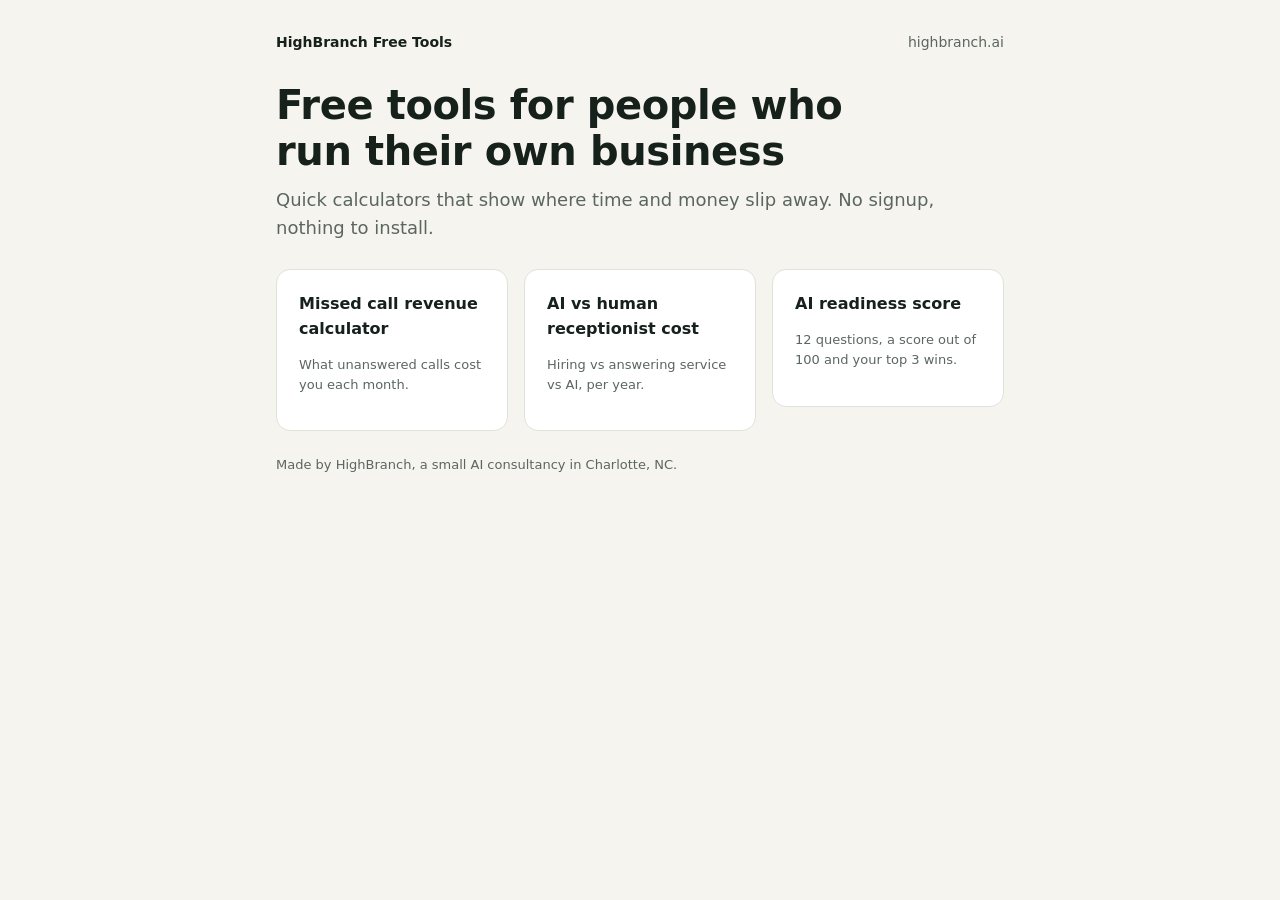
<file: index.html>
<!doctype html>
<html lang="en"><head><meta charset="utf-8"><meta name="viewport" content="width=device-width,initial-scale=1">
<title>Free AI Tools for Small Business Owners | HighBranch</title>
<meta name="description" content="Free calculators and a 2-minute AI readiness quiz for small business owners. No signup.">
<link rel="stylesheet" href="style.css"></head>
<body><div class="wrap">
<header class="top"><span class="brand">HighBranch Free Tools</span><a href="https://highbranch.ai">highbranch.ai</a></header>
<h1>Free tools for people who run their own business</h1>
<p class="lede">Quick calculators that show where time and money slip away. No signup, nothing to install.</p>
<div class="grid">
<a class="toolcard" href="missed-call-calculator.html"><div class="card"><strong>Missed call revenue calculator</strong><p class="hint">What unanswered calls cost you each month.</p></div></a>
<a class="toolcard" href="receptionist-cost.html"><div class="card"><strong>AI vs human receptionist cost</strong><p class="hint">Hiring vs answering service vs AI, per year.</p></div></a>
<a class="toolcard" href="ai-readiness.html"><div class="card"><strong>AI readiness score</strong><p class="hint">12 questions, a score out of 100 and your top 3 wins.</p></div></a>
</div>
<p class="fine">Made by HighBranch, a small AI consultancy in Charlotte, NC.</p>
</div></body></html>
</file>
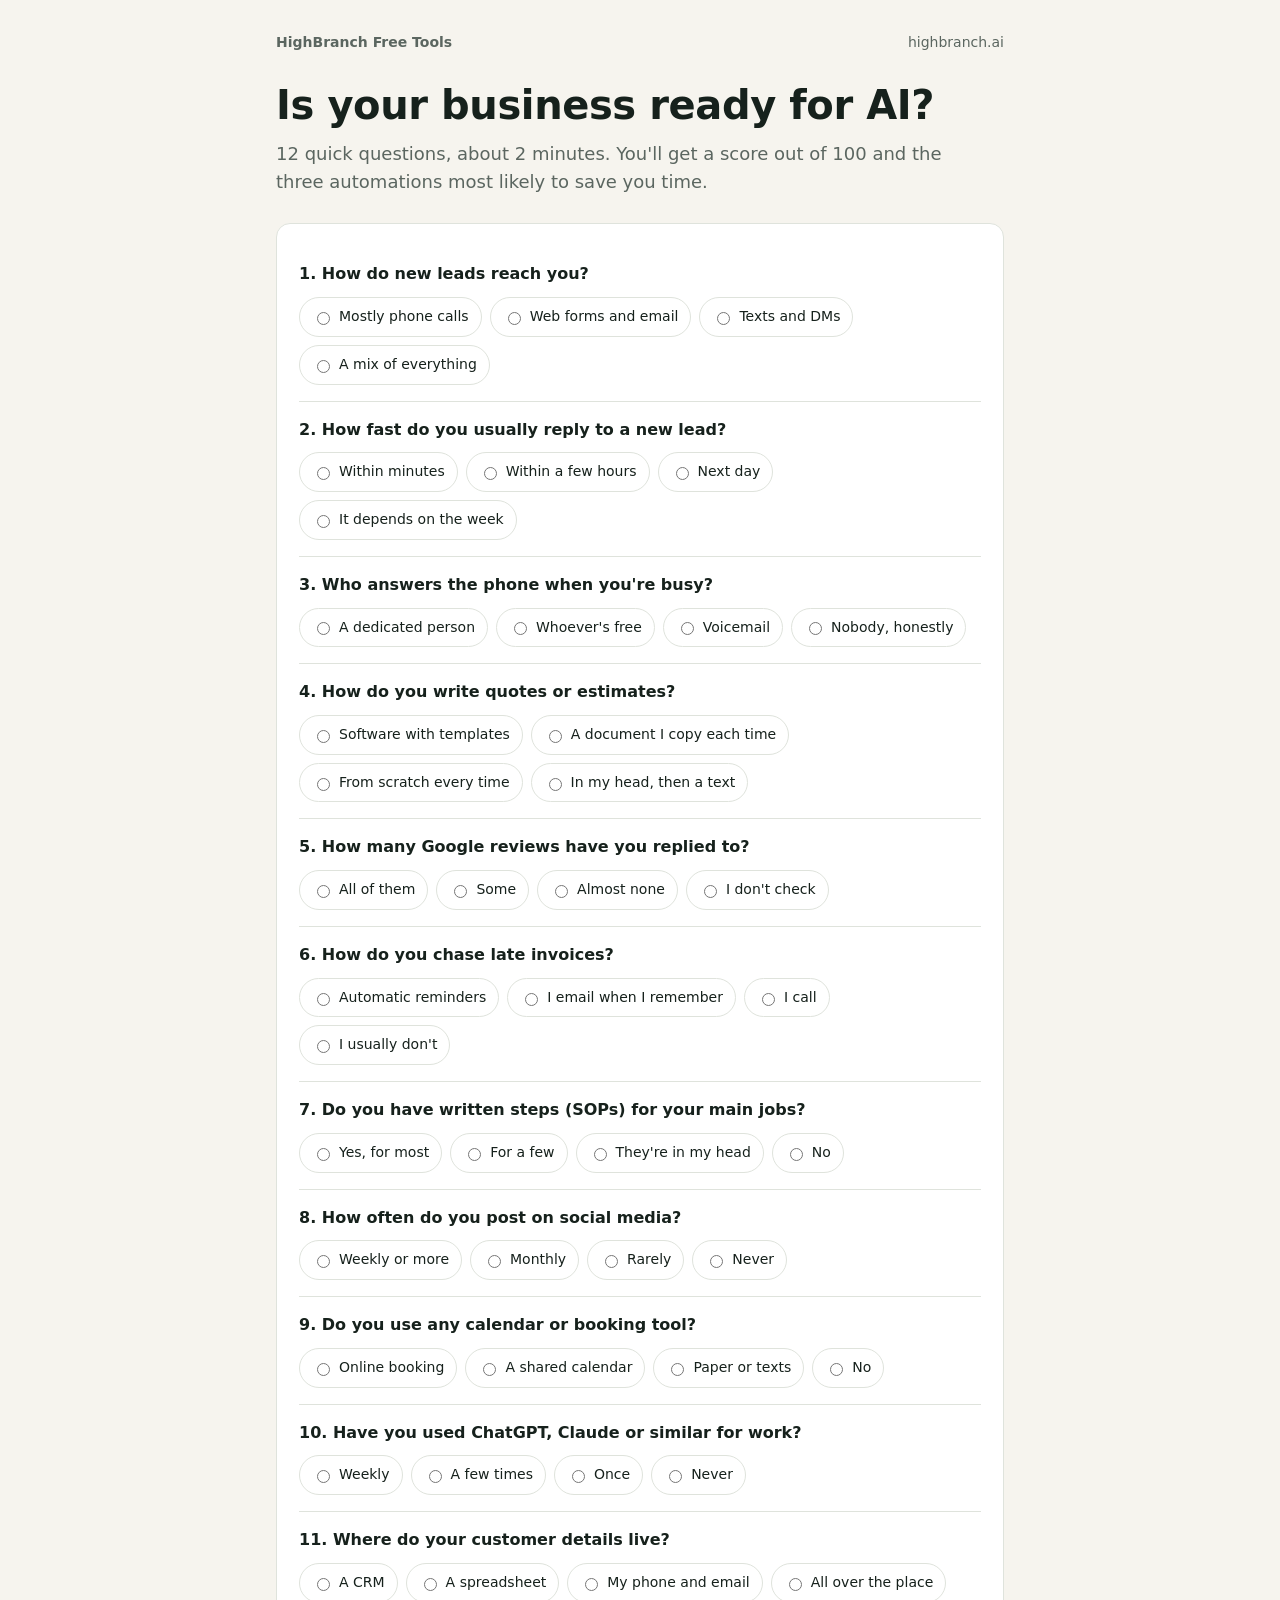
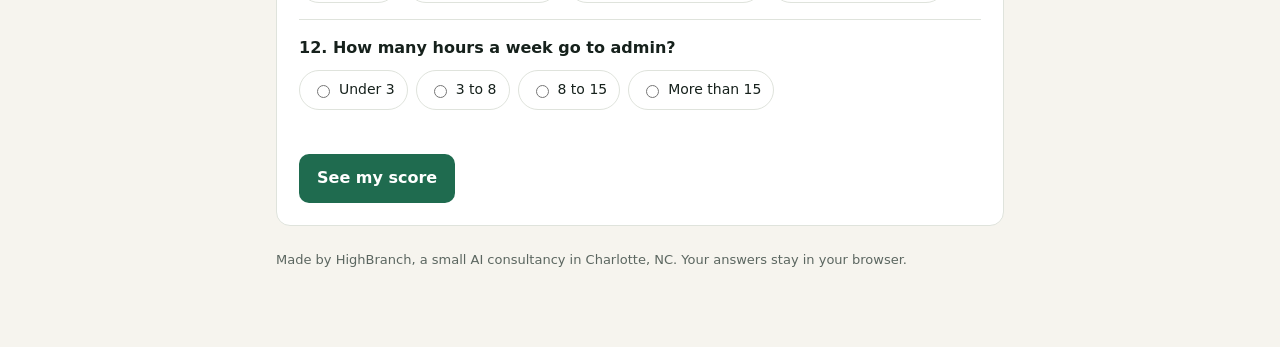
<file: ai-readiness.html>
<!doctype html>
<html lang="en"><head><meta charset="utf-8"><meta name="viewport" content="width=device-width,initial-scale=1">
<title>AI Readiness Assessment for Small Businesses (Free, 2 Minutes) | HighBranch</title>
<meta name="description" content="Free 12-question AI readiness assessment for small businesses. Get a score out of 100 and the top 3 things AI could take off your plate.">
<link rel="stylesheet" href="style.css"></head>
<body><div class="wrap">
<header class="top"><a class="brand" href="./">HighBranch Free Tools</a><a href="https://highbranch.ai">highbranch.ai</a></header>
<h1>Is your business ready for AI?</h1>
<p class="lede">12 quick questions, about 2 minutes. You'll get a score out of 100 and the three automations most likely to save you time.</p>
<form class="card" id="quiz"></form>
<div class="card" id="out" hidden style="margin-top:16px">
<div class="result"><div class="stat"><div class="k">Your AI readiness</div><div class="v" id="score">0</div></div></div>
<p id="verdict" style="font-weight:600;margin:18px 0 6px"></p>
<p class="hint">Start with these three:</p><ul class="tools" id="picks"></ul>
<div class="cta"><a class="btn" href="https://highbranch.ai">Get a free 20-minute AI audit</a><a class="btn ghost" href="https://giraffinity7.gumroad.com/l/owners-ai-kit?utm_source=readiness-tool">40 copy-paste prompts for owners</a></div>
</div>
<p class="fine">Made by HighBranch, a small AI consultancy in Charlotte, NC. Your answers stay in your browser.</p>
</div>
<script>
const Q=[
["How do new leads reach you?",["Mostly phone calls","Web forms and email","Texts and DMs","A mix of everything"],"leads"],
["How fast do you usually reply to a new lead?",["Within minutes","Within a few hours","Next day","It depends on the week"],"leads"],
["Who answers the phone when you're busy?",["A dedicated person","Whoever's free","Voicemail","Nobody, honestly"],"phone"],
["How do you write quotes or estimates?",["Software with templates","A document I copy each time","From scratch every time","In my head, then a text"],"quotes"],
["How many Google reviews have you replied to?",["All of them","Some","Almost none","I don't check"],"reviews"],
["How do you chase late invoices?",["Automatic reminders","I email when I remember","I call","I usually don't"],"money"],
["Do you have written steps (SOPs) for your main jobs?",["Yes, for most","For a few","They're in my head","No"],"ops"],
["How often do you post on social media?",["Weekly or more","Monthly","Rarely","Never"],"marketing"],
["Do you use any calendar or booking tool?",["Online booking","A shared calendar","Paper or texts","No"],"phone"],
["Have you used ChatGPT, Claude or similar for work?",["Weekly","A few times","Once","Never"],"skill"],
["Where do your customer details live?",["A CRM","A spreadsheet","My phone and email","All over the place"],"ops"],
["How many hours a week go to admin?",["Under 3","3 to 8","8 to 15","More than 15"],"time"]];
const PICKS={leads:"Instant replies to new leads (text back within a minute)",phone:"An AI receptionist for after-hours and overflow calls",quotes:"Quotes drafted from a job description in minutes",reviews:"Review replies written in your voice",money:"Automatic, polite invoice reminders",ops:"SOPs turned out of voice notes",marketing:"A month of posts drafted in one sitting",skill:"A 1-hour starter session with the 5 prompts that matter most",time:"An hour audit to find your biggest time sinks"};
const f=document.getElementById('quiz');
f.innerHTML=Q.map((q,i)=>`<div class="q"><p>${i+1}. ${q[0]}</p><div class="opts">${q[1].map((o,j)=>`<label><input type="radio" name="q${i}" value="${j}" required>${o}</label>`).join('')}</div></div>`).join('')+'<div class="cta"><button class="btn" type="submit" style="border:0;cursor:pointer;font:inherit;font-weight:700">See my score</button></div>';
f.addEventListener('submit',e=>{e.preventDefault();let pts=0;const gap={};
Q.forEach((q,i)=>{const v=+(new FormData(f).get('q'+i));pts+=(3-v);gap[q[2]]=(gap[q[2]]||0)+v;});
// readiness = how much AI could help: more manual answers -> higher opportunity; score shows readiness of systems
const score=Math.round(pts/(Q.length*3)*100);
document.getElementById('score').textContent=score+"/100";
document.getElementById('verdict').textContent=score>=70?"You're set up well. AI can sharpen what you already do.":score>=40?"Good bones. A few automations would free up real hours.":"Lots of manual work, which means lots of easy wins.";
const top=Object.entries(gap).sort((a,b)=>b[1]-a[1]).slice(0,3).map(([k])=>PICKS[k]);
document.getElementById('picks').innerHTML=top.map(t=>`<li>${t}</li>`).join('');
const o=document.getElementById('out');o.hidden=false;o.scrollIntoView({behavior:'smooth'});});
</script></body></html>
</file>
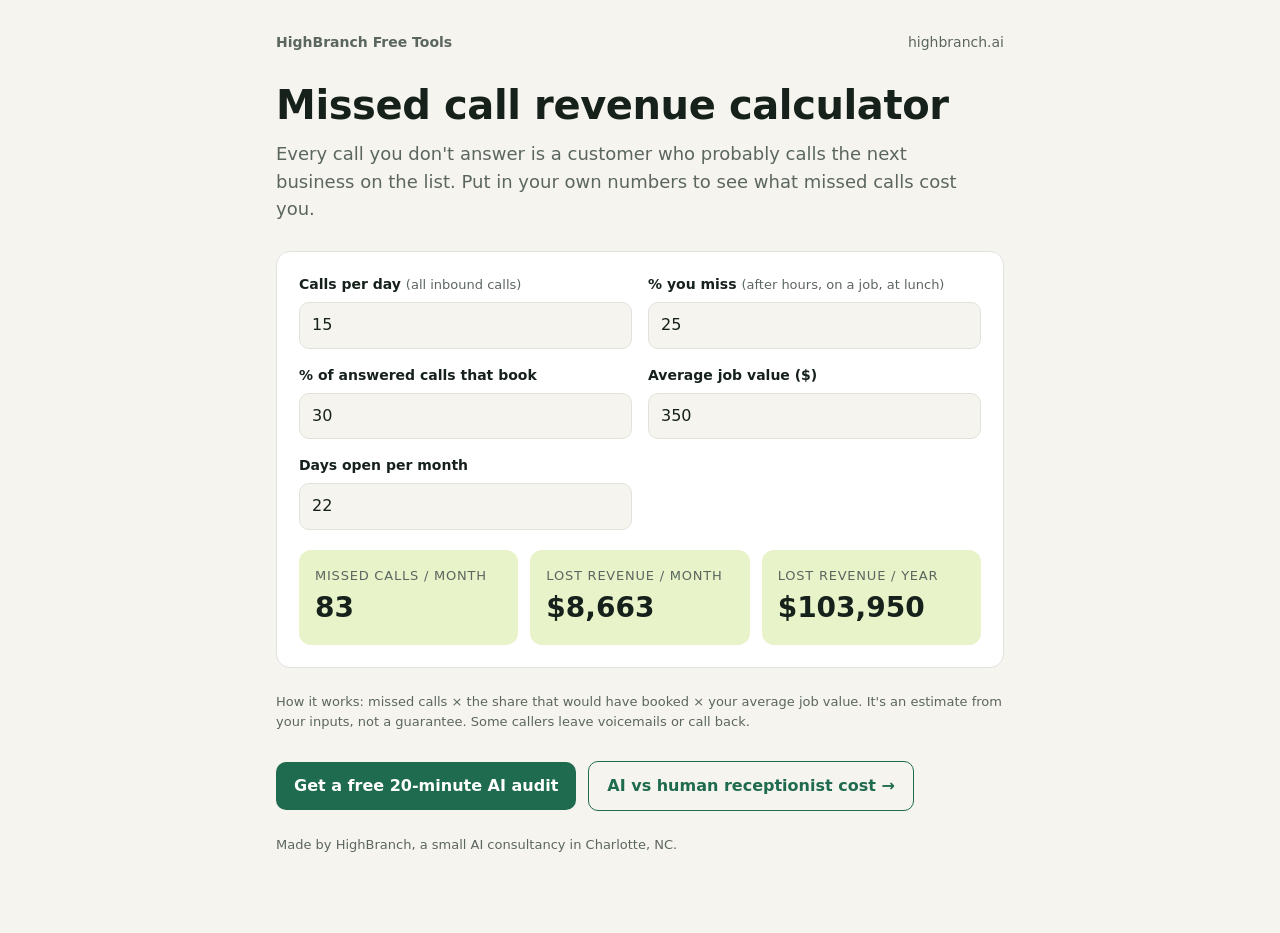
<file: missed-call-calculator.html>
<!doctype html>
<html lang="en"><head><meta charset="utf-8"><meta name="viewport" content="width=device-width,initial-scale=1">
<title>Missed Call Revenue Calculator for Small Businesses | HighBranch</title>
<meta name="description" content="Free missed call revenue calculator: see how much money unanswered calls cost your business each month and year. No signup.">
<link rel="stylesheet" href="style.css"></head>
<body><div class="wrap">
<header class="top"><a class="brand" href="./">HighBranch Free Tools</a><a href="https://highbranch.ai">highbranch.ai</a></header>
<h1>Missed call revenue calculator</h1>
<p class="lede">Every call you don't answer is a customer who probably calls the next business on the list. Put in your own numbers to see what missed calls cost you.</p>
<div class="card"><div class="grid">
<div><label for="calls">Calls per day <span class="hint">(all inbound calls)</span></label><input id="calls" type="number" min="0" value="15"></div>
<div><label for="missed">% you miss <span class="hint">(after hours, on a job, at lunch)</span></label><input id="missed" type="number" min="0" max="100" value="25"></div>
<div><label for="close">% of answered calls that book</label><input id="close" type="number" min="0" max="100" value="30"></div>
<div><label for="value">Average job value ($)</label><input id="value" type="number" min="0" value="350"></div>
<div><label for="days">Days open per month</label><input id="days" type="number" min="1" max="31" value="22"></div>
</div>
<div class="result">
<div class="stat"><div class="k">Missed calls / month</div><div class="v" id="r1">0</div></div>
<div class="stat"><div class="k">Lost revenue / month</div><div class="v" id="r2">$0</div></div>
<div class="stat"><div class="k">Lost revenue / year</div><div class="v" id="r3">$0</div></div>
</div></div>
<p class="fine">How it works: missed calls × the share that would have booked × your average job value. It's an estimate from your inputs, not a guarantee. Some callers leave voicemails or call back.</p>
<div class="cta"><a class="btn" href="https://highbranch.ai">Get a free 20-minute AI audit</a><a class="btn ghost" href="receptionist-cost.html">AI vs human receptionist cost →</a></div>
<p class="fine">Made by HighBranch, a small AI consultancy in Charlotte, NC.</p>
</div>
<script>
const $=id=>document.getElementById(id);
const money=n=>'$'+Math.round(n).toLocaleString('en-US');
function calc(){const c=+$('calls').value||0,m=(+$('missed').value||0)/100,cl=(+$('close').value||0)/100,v=+$('value').value||0,d=+$('days').value||0;
const missed=c*m*d,lost=missed*cl*v;$('r1').textContent=Math.round(missed).toLocaleString('en-US');$('r2').textContent=money(lost);$('r3').textContent=money(lost*12);}
document.querySelectorAll('input').forEach(i=>i.addEventListener('input',calc));calc();
</script></body></html>
</file>
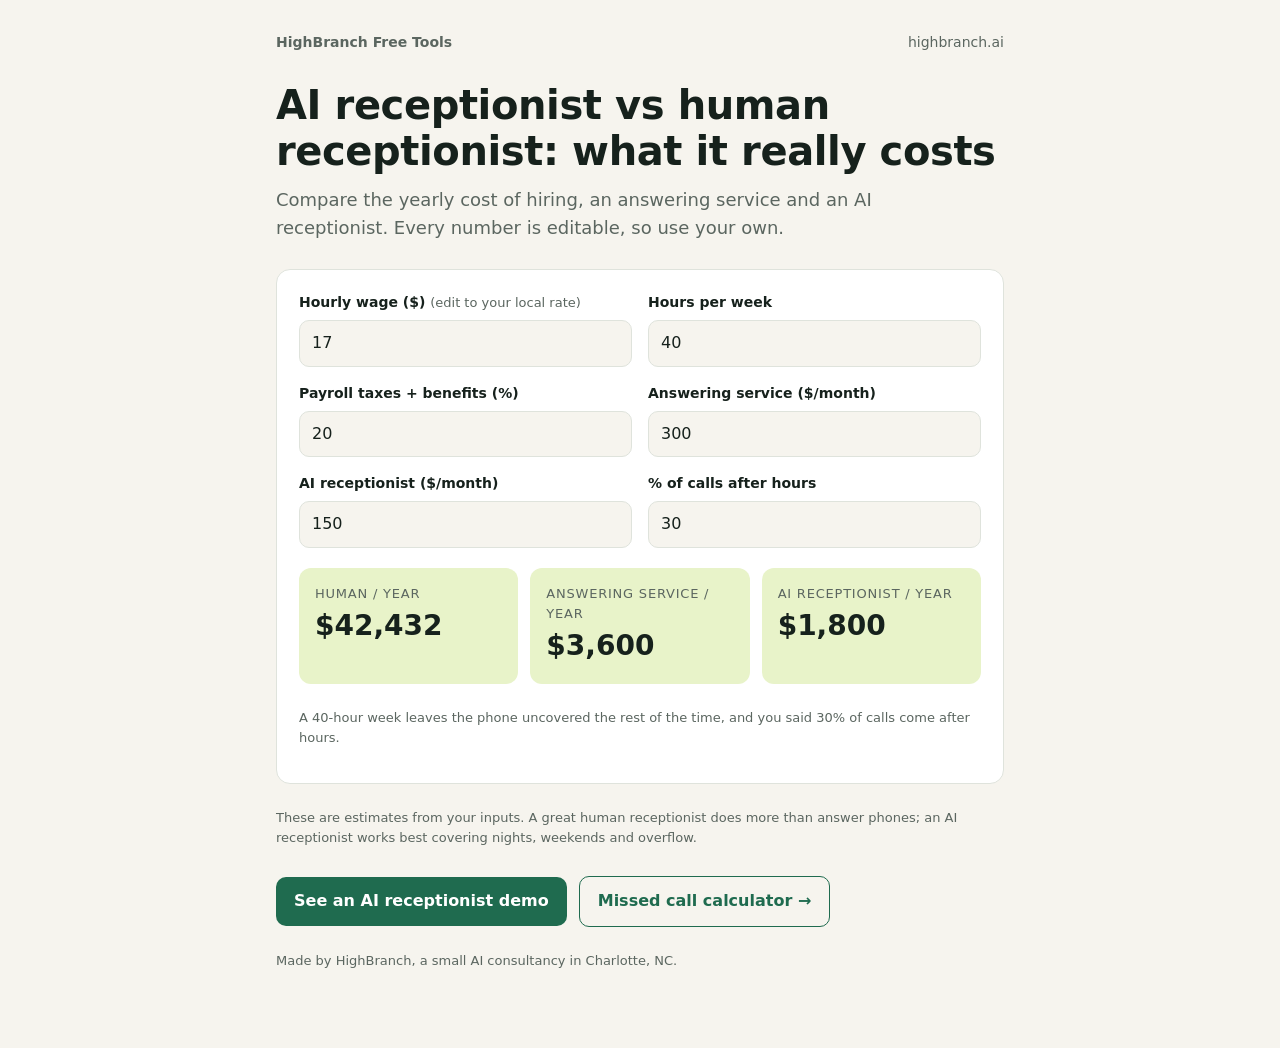
<file: receptionist-cost.html>
<!doctype html>
<html lang="en"><head><meta charset="utf-8"><meta name="viewport" content="width=device-width,initial-scale=1">
<title>AI Receptionist vs Human Receptionist Cost Calculator | HighBranch</title>
<meta name="description" content="Compare the yearly cost of a human receptionist, an answering service and an AI receptionist for your small business. Free, no signup.">
<link rel="stylesheet" href="style.css"></head>
<body><div class="wrap">
<header class="top"><a class="brand" href="./">HighBranch Free Tools</a><a href="https://highbranch.ai">highbranch.ai</a></header>
<h1>AI receptionist vs human receptionist: what it really costs</h1>
<p class="lede">Compare the yearly cost of hiring, an answering service and an AI receptionist. Every number is editable, so use your own.</p>
<div class="card"><div class="grid">
<div><label for="wage">Hourly wage ($) <span class="hint">(edit to your local rate)</span></label><input id="wage" type="number" min="0" value="17"></div>
<div><label for="hours">Hours per week</label><input id="hours" type="number" min="0" value="40"></div>
<div><label for="load">Payroll taxes + benefits (%)</label><input id="load" type="number" min="0" value="20"></div>
<div><label for="svc">Answering service ($/month)</label><input id="svc" type="number" min="0" value="300"></div>
<div><label for="ai">AI receptionist ($/month)</label><input id="ai" type="number" min="0" value="150"></div>
<div><label for="after">% of calls after hours</label><input id="after" type="number" min="0" max="100" value="30"></div>
</div>
<div class="result">
<div class="stat"><div class="k">Human / year</div><div class="v" id="r1">$0</div></div>
<div class="stat"><div class="k">Answering service / year</div><div class="v" id="r2">$0</div></div>
<div class="stat"><div class="k">AI receptionist / year</div><div class="v" id="r3">$0</div></div>
</div>
<p class="fine" id="note"></p></div>
<p class="fine">These are estimates from your inputs. A great human receptionist does more than answer phones; an AI receptionist works best covering nights, weekends and overflow.</p>
<div class="cta"><a class="btn" href="https://highbranch.ai">See an AI receptionist demo</a><a class="btn ghost" href="missed-call-calculator.html">Missed call calculator →</a></div>
<p class="fine">Made by HighBranch, a small AI consultancy in Charlotte, NC.</p>
</div>
<script>
const $=id=>document.getElementById(id);const money=n=>'$'+Math.round(n).toLocaleString('en-US');
function calc(){const w=+$('wage').value||0,h=+$('hours').value||0,l=(+$('load').value||0)/100,s=+$('svc').value||0,a=+$('ai').value||0,af=+$('after').value||0;
const human=w*h*52*(1+l),svc=s*12,ai=a*12;$('r1').textContent=money(human);$('r2').textContent=money(svc);$('r3').textContent=money(ai);
$('note').textContent=`A ${h}-hour week leaves the phone uncovered the rest of the time, and you said ${af}% of calls come after hours.`;}
document.querySelectorAll('input').forEach(i=>i.addEventListener('input',calc));calc();
</script></body></html>
</file>
<file: style.css>
:root{--bg:#f6f4ee;--card:#ffffff;--ink:#16211c;--muted:#5b6660;--line:#dfe3dc;--accent:#1f6b4f;--accent-ink:#ffffff;--warm:#e8f3c9;--bad:#a8392b}
@media (prefers-color-scheme:dark){:root{--bg:#101613;--card:#18211c;--ink:#e9efe9;--muted:#9aa79f;--line:#2a352f;--accent:#7fd3a6;--accent-ink:#0b1410;--warm:#24331f;--bad:#ff8a7a}}
*{box-sizing:border-box}
html{-webkit-text-size-adjust:100%}
body{margin:0;background:var(--bg);color:var(--ink);font:16px/1.55 ui-sans-serif,system-ui,-apple-system,"Segoe UI",Roboto,Helvetica,Arial,sans-serif}
.wrap{max-width:760px;margin:0 auto;padding:32px max(16px,env(safe-area-inset-left)) 64px}
header.top{display:flex;justify-content:space-between;align-items:center;gap:12px;margin-bottom:28px;font-size:14px;color:var(--muted)}
header.top a{color:inherit;text-decoration:none}
.brand{font-weight:700;color:var(--ink)}
h1{font-size:clamp(28px,5vw,40px);line-height:1.15;margin:0 0 12px;text-wrap:balance;letter-spacing:-.01em}
.lede{color:var(--muted);font-size:18px;margin:0 0 28px;max-width:60ch}
.card{background:var(--card);border:1px solid var(--line);border-radius:14px;padding:22px}
.grid{display:grid;grid-template-columns:repeat(auto-fit,minmax(220px,1fr));gap:16px}
label{display:block;font-weight:600;font-size:14px;margin-bottom:6px}
.hint{font-weight:400;color:var(--muted);font-size:13px}
input[type=number],select{width:100%;font:inherit;padding:10px 12px;border:1px solid var(--line);border-radius:10px;background:var(--bg);color:var(--ink)}
input[type=range]{width:100%;accent-color:var(--accent)}
.result{margin-top:20px;display:grid;grid-template-columns:repeat(auto-fit,minmax(180px,1fr));gap:12px}
.stat{background:var(--warm);border-radius:12px;padding:16px}
.stat .k{font-size:13px;color:var(--muted);text-transform:uppercase;letter-spacing:.06em}
.stat .v{font-size:28px;font-weight:800;font-variant-numeric:tabular-nums}
.cta{margin-top:28px;display:flex;flex-wrap:wrap;gap:12px;align-items:center}
.btn{display:inline-block;background:var(--accent);color:var(--accent-ink);padding:12px 18px;border-radius:10px;font-weight:700;text-decoration:none}
.btn.ghost{background:transparent;color:var(--accent);border:1.5px solid var(--accent)}
.fine{font-size:13px;color:var(--muted);margin-top:24px}
.q{padding:16px 0;border-top:1px solid var(--line)}
.q:first-child{border-top:0}
.q p{margin:0 0 10px;font-weight:600}
.opts{display:flex;flex-wrap:wrap;gap:8px}
.opts label{font-weight:500;display:flex;gap:6px;align-items:center;border:1px solid var(--line);padding:8px 12px;border-radius:999px;cursor:pointer;margin:0}
.opts input{accent-color:var(--accent)}
ul.tools{padding-left:18px}
a.toolcard{display:block;color:inherit;text-decoration:none}
a.toolcard:hover .card{border-color:var(--accent)}
</file>
